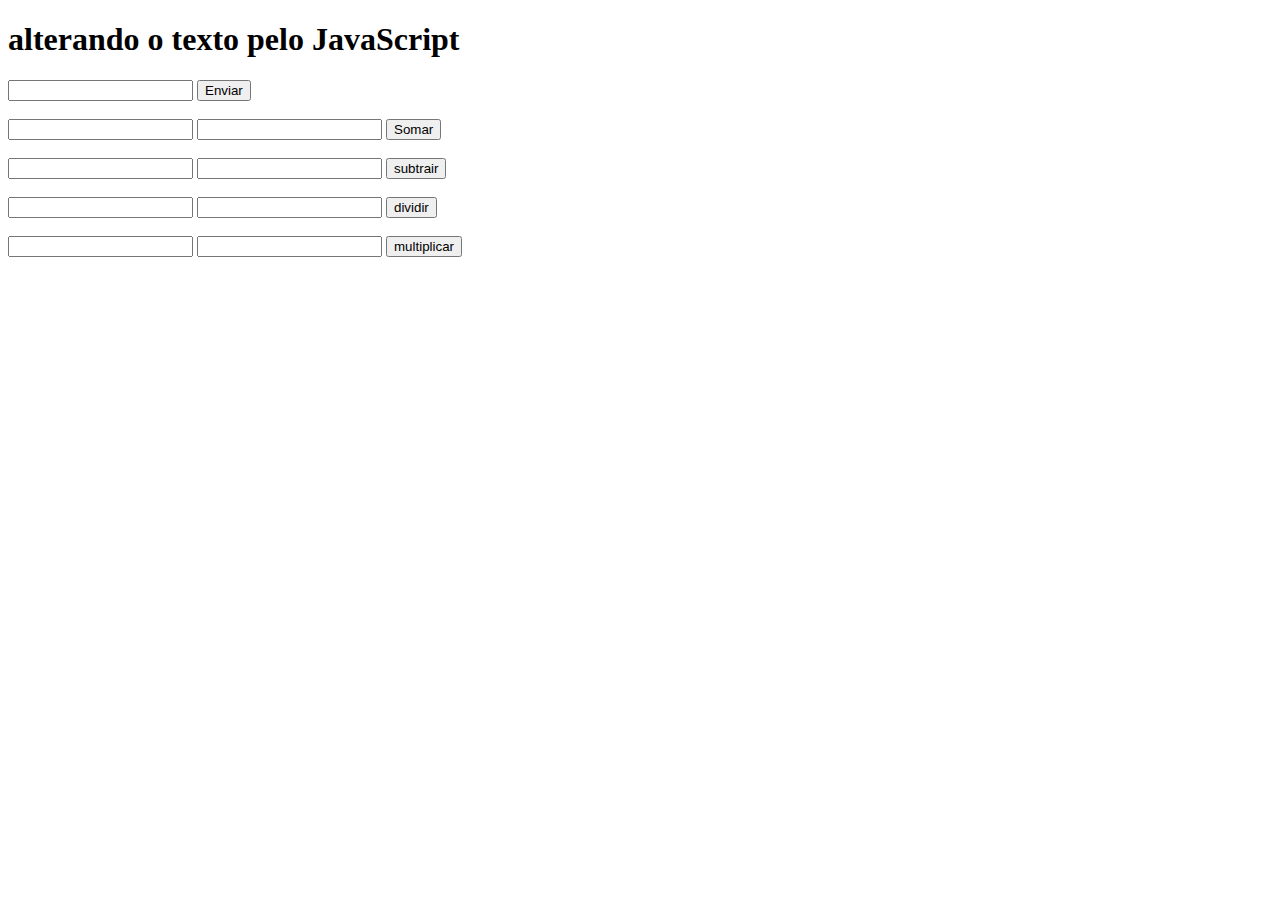
<file: 23_10_2025/index.html>
<!DOCTYPE html>
<html lang="en">
<head>
    <meta charset="UTF-8">
    <meta name="viewport" content="width=device-width, initial-scale=1.0">
    <title>Document</title>
</head>
<body>
    <h1 id="titulo">minha página HTML</h1>

    <input type="text" id="texto">
    <button onclick="sendText()">Enviar</button>

    <br>
    <br>

    <input type="text" id="n1">
    <input type="text" id="n2">
    <button onclick="somarNumeros()">Somar</button>

    <br>
    <br>

    <input type="text" id="n1">
    <input type="text" id="n2">
    <button onclick="subtrairNumeros()">subtrair</button>

    <br>
    <br>

    <input type="text" id="n1">
    <input type="text" id="n2">
    <button onclick="dividirNumeros()">dividir</button>

    <br>
    <br>

    <input type="text" id="n1">
    <input type="text" id="n2">
    <button onclick="multiplicarNumeros()">multiplicar</button>

    <script src="script.js"></script>
</body>
</html>
</file>
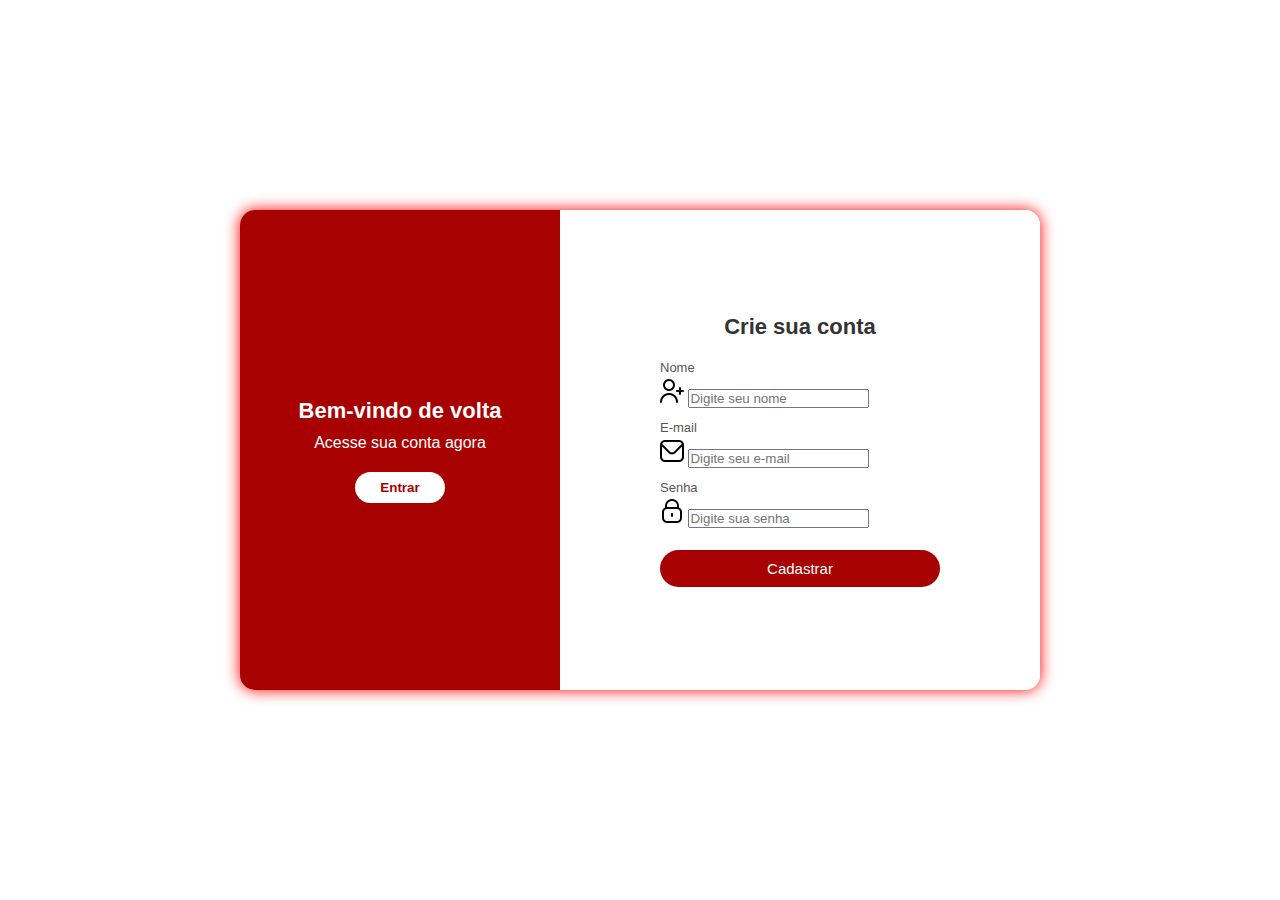
<file: inicio projeto/index.html>
<!DOCTYPE html>
<html lang="pt-BR">
<head>
  <meta charset="UTF-8">
  <meta name="viewport" content="width=device-width, initial-scale=1.0">
  <title>Página de Login e Cadastro</title>
  <link rel="stylesheet" href="style.css">
</head>
<body>
  <div class="container">

    <!-- Lado esquerdo - Login -->
    <div class="login-side">
      <h2>Bem-vindo de volta</h2>
      <p>Acesse sua conta agora</p>
      <button id="btnLogin">Entrar</button>
    </div>

    <!-- Lado direito - Cadastro -->
    <div class="register-side">
      <h2>Crie sua conta</h2>
      <form id="formCadastro">
        <div class="input-group">
            <label for="nome">Nome</label>
          <img src="./user-add def def.png" alt="">
          <input type="text" id="nome" placeholder="Digite seu nome" required>
        </div>

        <div class="input-group">
          <label for="email">E-mail</label>
          <img src="./envelope def def.png" alt="">
          <input type="email" id="email" placeholder="Digite seu e-mail" required>
        </div>

        <div class="input-group">
          <label for="senha">Senha</label>
          <img src="./lock def def.png" alt="">
          <input type="password" id="senha" placeholder="Digite sua senha" required>
        </div>

        <button type="submit">Cadastrar</button>
      </form>
    </div>
  </div>

  <script src="java.js"></script>
</body>
</html>
</file>
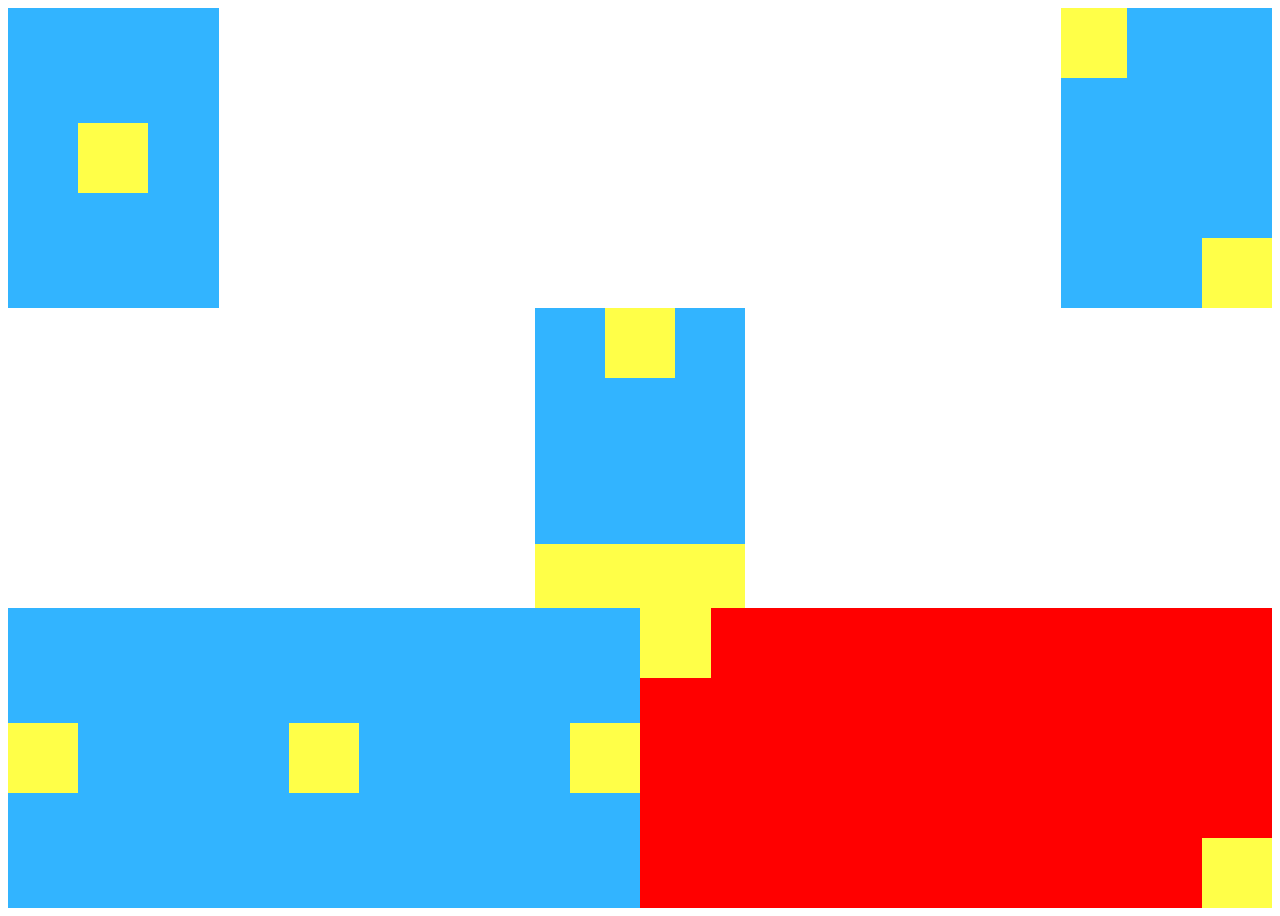
<file: Questão_8/index.htm>
<!DOCTYPE html>
<html lang="en">
<head>
    <meta charset="UTF-8">
    <meta name="viewport" content="width=device-width, initial-scale=1.0">
    <title>Document</title>
    <link rel="stylesheet" href="estilo.css">
</head>
<body>
    <div class="container">
        <div class="linha linha-1">
            <div class="flex tudo-centro quadrado-azul">
                <div class="flex amarelo-pequeno"></div>
            </div>

            <div class=" flex quadrado-azul">
                <div class="flex amarelo-pequeno parte_b"></div>
                <div class=" flex linha-final coluna-final parte_a">
                    <div class="amarelo-pequeno"></div>
                </div>

            </div>
        </div>


        <div class="linha linha-2 flex coluna-centro">

            <div class="quadrado-azul">
                <div class="flex coisa_x">
                    <div class="amarelo-1"></div>
                </div>
                <div class="flex coisa_y">
                    <div class="amarelo-1"></div>
                    <div class="amarelo-1"></div>
                    <div class="amarelo-1"></div>
            </div>

            </div>
        </div>


        <div class="linha linha-3">
                <div class="quadrado-azul-grande flex space-between coluna-meio">
                    <div class=" flex amarelo-pequeno"></div>
                    <div class="flex amarelo-pequeno"></div>
                    <div class="flex amarelo-pequeno"></div>
                </div>

                <div class="quadrado-vermelho-grande flex">
                    <div class="flex amarelo-pequeno parte_c "></div>
                <div class=" flex linha-final coluna-final parte_a">
                    <div class="amarelo-pequeno"></div>
                </div>
                </div>
            </div>
        </div>
    </div>
</body>
</html>
</file>
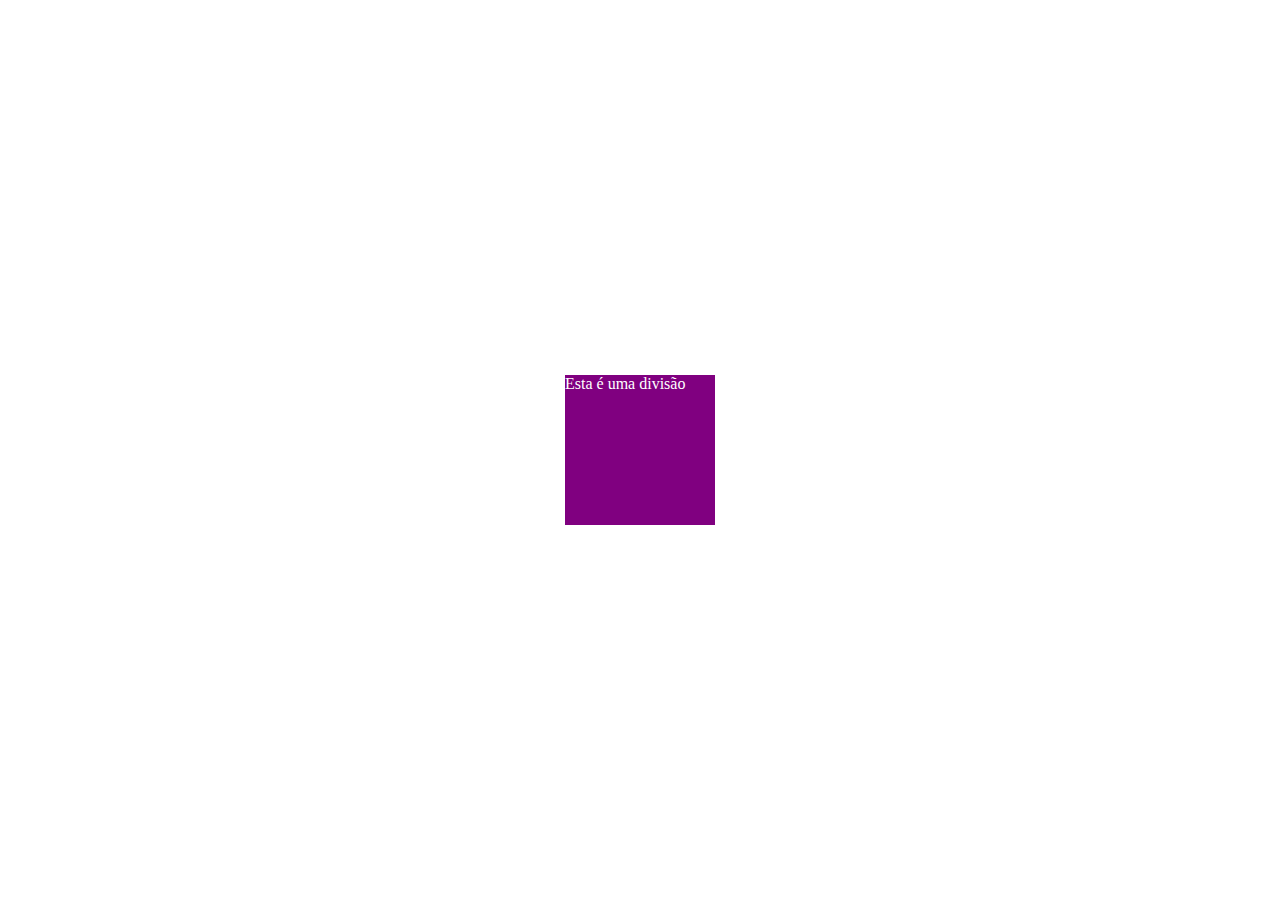
<file: retomada 01/index.html>
<!DOCTYPE html>
<html lang="en">
<head>
    <meta charset="UTF-8">
    <meta name="viewport" content="width=device-width, initial-scale=1.0">
    <title>Document</title>
    <link rel="stylesheet" href="estilo.css">
</head>
<body>
    <div class="alinhamento"> <div class="quadrado-roxo">Esta é uma divisão</div></div>
    <!-- <h1 class="cor-azul">Testando o CSS</h1>
    <h1>Outro h1</h1>
    <div class="quadrado-verde">Esta é uma divisão</div> -->
   
</body>
</html>
</file>
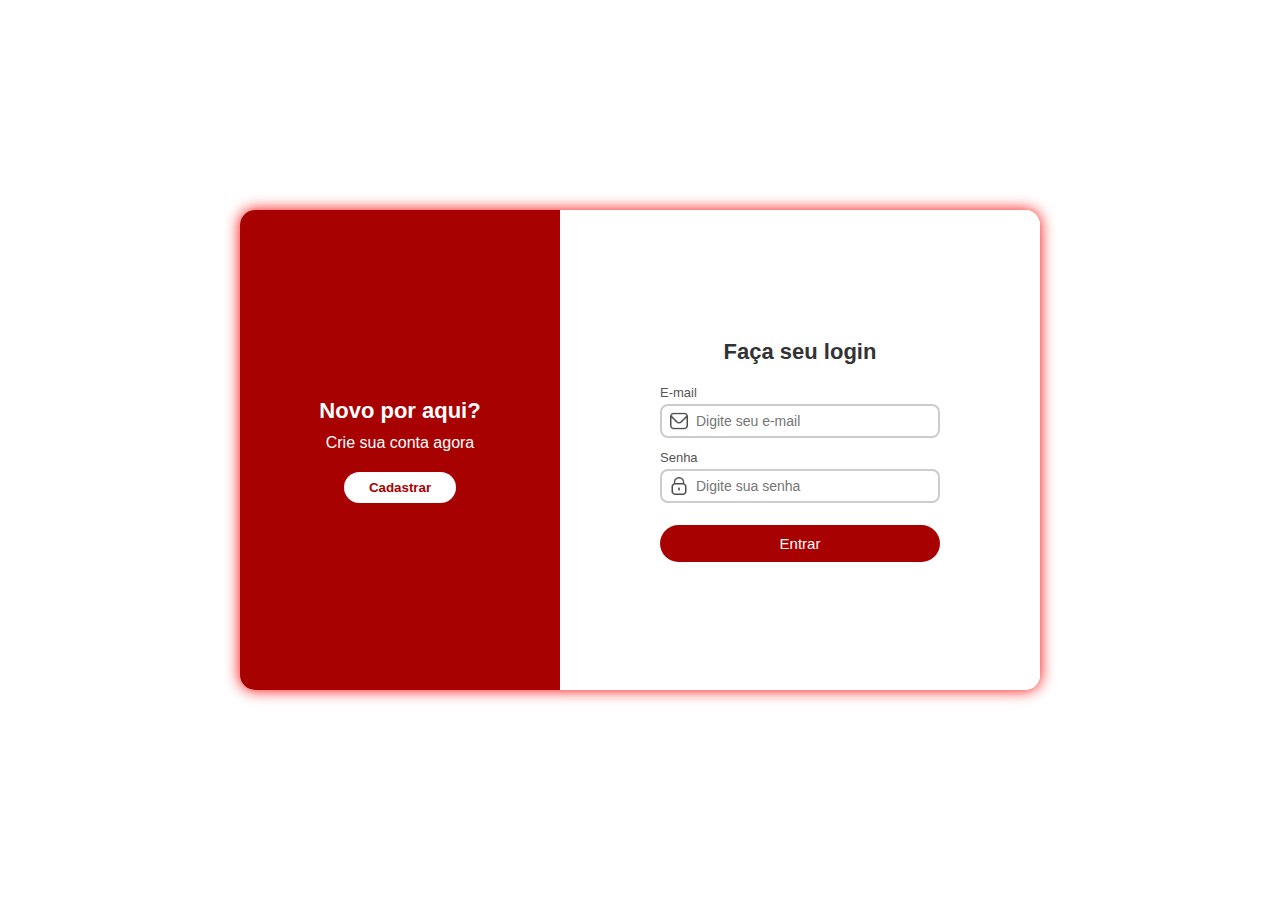
<file: inicio projeto/login.html>
<!DOCTYPE html>
<html lang="pt-BR">
<head>
  <meta charset="UTF-8">
  <meta name="viewport" content="width=device-width, initial-scale=1.0">
  <title>Login</title>
  <link rel="stylesheet" href="style.css">

  <style>
    body {
      background-image: url('https://wallpapers.com/images/hd/1920x1080-red-wallpapers-f6nvhm4pj4jzq8dx.jpg');
      background-size: cover;
      background-position: center;
      background-attachment: fixed;
      margin: 0;
      height: 100vh;
    }
  </style>
</head>
<body>
  <div class="container">

    <!-- Lado esquerdo - Cadastro -->
    <div class="login-side">
      <h2>Novo por aqui?</h2>
      <p>Crie sua conta agora</p>
      <button id="btnCadastro">Cadastrar</button>
    </div>

    <!-- Lado direito - Login -->
    <div class="register-side">
      <h2>Faça seu login</h2>
      <form id="formLogin">
        <div class="input-group">
          <label for="emailLogin">E-mail</label>
          <div class="input-box">
            <img src="./envelope def def.png" alt="">
            <input type="email" id="emailLogin" placeholder="Digite seu e-mail" required>
          </div>
        </div>

        <div class="input-group">
          <label for="senhaLogin">Senha</label>
          <div class="input-box">
            <img src="./lock def def.png" alt="">
            <input type="password" id="senhaLogin" placeholder="Digite sua senha" required>
          </div>
        </div>

        <p id="erroLogin" style="color: rgba(255, 0, 0, 0.815); font-size: 13px; text-align: center; display: none;">
          Usuário ou senha incorretos!
        </p>

        <button type="submit">Entrar</button>
      </form>
    </div>
  </div>

  <script src="java.js"></script>
</body>
</html>
</file>
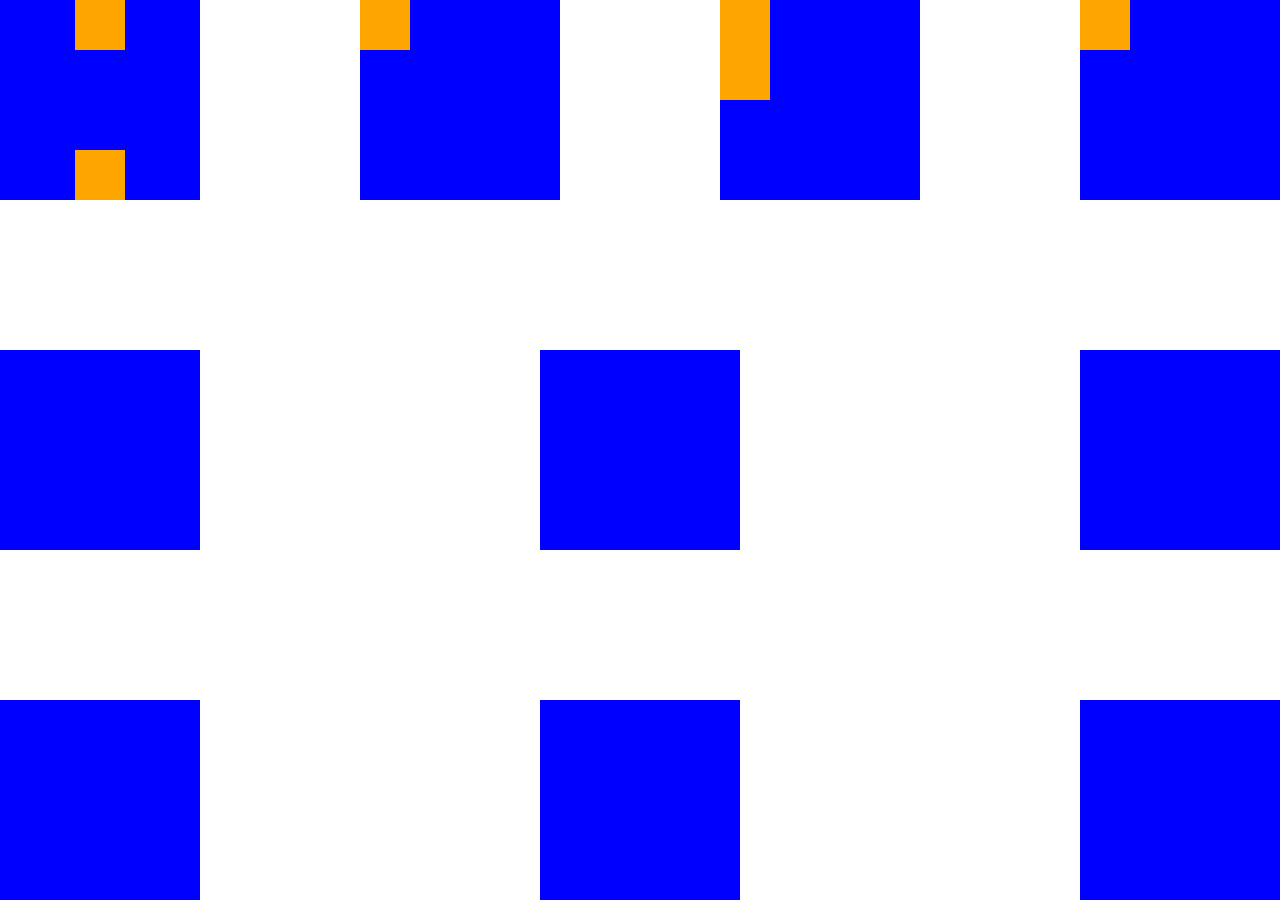
<file: retomada 01/segundoindex.html>
<!DOCTYPE html>
<html lang="en">
<head>
    <meta charset="UTF-8">
    <meta name="viewport" content="width=device-width, initial-scale=1.0">
    <title>Document</title>
    <link rel="stylesheet" href="segundoestilo.css">
</head>
<body>
<div class="container">
    <div class="linha linha-1"> <!--Linha 1-->
        <div class="quadrado-azul">
            <div class="metade flex alinha-meio">
                <div class="quadrado-laranja"></div>
            </div>
            <div class="metade flex alinha-meio alinha-coluna-final">
                <div class="quadrado-laranja"></div>
            </div>
        </div> <!--Quadrado 1 da linha 1-->
        <div class="quadrado-azul">
            <div class="quadrado-laranja"></div>
        </div> <!--Quadrado 2 da linha 1-->
        <div class="quadrado-azul">
            <div class="quadrado-laranja"></div>
            <div class="quadrado-laranja"></div>
        </div> <!--Quadrado 3 da linha 1-->
        <div class="quadrado-azul">
            <div class="quadrado-laranja"></div>
        </div> <!--Quadrado 4 da linha 1-->
    </div>

    <div class="linha linha-2"> <!--Linha 2-->
        <div class="quadrado-azul"> <!--Quadrado 1 da linha 2-->
        </div>
        <div class="quadrado-azul"> <!--Quadrado 2 da linha 2-->
        </div>
        <div class="quadrado-azul"> <!--Quadrado 3 da linha 2-->
        </div>
    </div>

    <div class="linha linha-3"> <!--Linha 3-->
        <div class="quadrado-azul"></div> <!--Quadrado 1 da linha 3-->
        <div class="quadrado-azul"></div> <!--Quadrado 2 da linha 3-->
        <div class="quadrado-azul"></div> <!--Quadrado 3 da linha 3-->
    </div>
</div>
</body>
</html>
</file>
<file: inicio projeto/style.css>
* {
  margin: 0;
  padding: 0;
  box-sizing: border-box;
  font-family: "Poppins", sans-serif;
}

body {
  height: 100vh;
  display: flex;
  align-items: center;
  justify-content: center;
}

.container {
  display: flex;
  width: 800px;
  height: 480px;
  background: #fff;
  border-radius: 15px;
  box-shadow: 0 0 15px rgb(255, 0, 0);
  overflow: hidden;
}

/* Lado esquerdo */
.login-side {
  width: 40%;
  background-color: #a80101;
  color: white;
  display: flex;
  flex-direction: column;
  align-items: center;
  justify-content: center;
  text-align: center;
  padding: 2rem;
}

.login-side h2 {
  margin-bottom: 10px;
  font-size: 22px;
}

.login-side p {
  margin-bottom: 20px;
}

.login-side button {
  padding: 8px 25px;
  border: none;
  border-radius: 25px;
  background-color: white;
  color: #a80101;
  font-weight: bold;
  cursor: pointer;
  transition: 0.3s;
}

.login-side button:hover {
  background-color: #000000;
  color: #f1f1f1;
}

/* Lado direito */
.register-side {
  width: 60%;
  display: flex;
  flex-direction: column;
  align-items: center;
  justify-content: center;
  padding: 1.5rem 2rem;
  background-color: #ffffff;
}

.register-side h2 {
  color: #333;
  margin-bottom: 20px;
  font-size: 22px;
}

form {
  width: 100%;
  max-width: 280px;
  display: flex;
  flex-direction: column;
}

.input-group {
  margin-bottom: 12px;
}

.input-group label {
  font-size: 13px;
  color: #555;
  margin-bottom: 4px;
  display: block;
}

.input-box {
  display: flex;
  align-items: center;
  border: 2px solid #ccc;
  border-radius: 8px;
  padding: 6px 8px;
  background-color: #fff;
}

.input-box img {
  width: 18px;
  margin-right: 8px;
  opacity: 0.7;
}

.input-box input {
  border: none;
  outline: none;
  width: 100%;
  font-size: 14px;
  color: #333;
}

button[type="submit"] {
  margin-top: 10px;
  background-color: #a80101;
  color: white;
  border: none;
  border-radius: 25px;
  padding: 10px;
  font-size: 15px;
  cursor: pointer;
  transition: 0.3s;
}

button[type="submit"]:hover {
  background-color: #000000;
  color: #f1f1f1;
}
</file>
<file: Questão_8/estilo.css>
.container{
    height: 100vh
}

.linha-1{
    display: flex;
    justify-content: space-between;
}

.linha-2{
    display: flex;
    align-items: center;
    justify-content: space-between;
}

.linha-3{
display: flex;
align-items: end;
}


.linha{
    height: 33.333333%;
}

.quadrado-azul{
    background-color:  rgb(50, 180, 255);
    height: 100%;
    width: 16.666665%;
}

.quadrado-azul-grande{
    background-color:  rgb(50, 180, 255);
    height: 100%;
    width: 50%
}

.quadrado-vermelho-grande{
    background-color: red;
    height: 100%;
    width: 50%
}

.amarelo-pequeno{
    height: 70px;
    width: 70px;
    background-color: rgb(255, 255, 72);
}

.amarelo-pp{
    height: 45px;
    width: 45px;
    background-color: yellow;
}


.azul-pequeno{
    height: 70px;
    width: 70px;
    background-color: rgb(50, 180, 255);
}


.metade{
    height: 50%;
}

.flex{
    display: flex;
}

.linha-meio{
    justify-content: center;
}

.linha-final{
    justify-content: end;
}

.coluna-final{
    align-items: end;
}

.meio {
    height: 100%;
}

.space-between{
    justify-content: space-between;
}

.final{
    justify-content: space-between;
    align-items: center;
}

.coluna-centro{
    flex-direction: column-reverse;
    justify-content: space-between;
}

.tudo-centro{
    justify-content: center;
    align-items: center;
}

.coluna-meio{
    align-items: center;
}

.parte_a{
    width: 100%;
}

.parte_b{
    width: 45%;
}

.amarelo-1{
    height: 70px;
    width: 70px;
    background-color:  rgb(255, 255, 72);
}

.parte_c{
    width: 80px;
}

.linha-meioo{
    justify-content: end;
}

.coisa_x{
    justify-content: center;
}

.coisa_y{
    justify-content: space-between;
    align-items: end;
    height: 78.6%;
}
</file>
<file: retomada 01/estilo.css>
/* Classe ( . ) */
/* ID     ( # ) */

/*h1{ seletor de TAG
    color: blue;
} */

*{
    margin: 0px;
    padding: 0px;
}

.cor-azul{
    color: blue;
    background-color: cyan;
    font-family: 'Lucida Sans', 'Lucida Sans Regular', 'Lucida Grande', 'Lucida Sans Unicode', Geneva, Verdana, sans-serif;
}

.quadrado-verde{
    background-color: green; /*cor de fundo*/
    color: white; /*cor do texto*/
    height: 150px; /*altura do elemento */
    width: 150px; /*largura do elemento */
    margin: 10px 0px 10px 0px; /*espaçamento externo, sentido horário*/
    padding: 30px 0px 0px 10px; /*espaçamento interno, sentido horário */
}

.quadrado-roxo{
    background-color: purple; /*cor de fundo*/
    color: white; /*cor do texto*/
    height: 150px; /*altura do elemento */
    width: 150px; /*largura do elemento */
}


.alinhamento{
    display: flex;
    justify-content: center ;
    align-items: center ;
    height: 100vh;
}
</file>
<file: retomada 01/segundoestilo.css>
*{
    margin: 0px;
    padding: 0px;
}

.container{
    height: 100vh;
}

.quadrado-azul{
    background-color: blue;
    height: 200px;
    width: 200px;
}

.linha-1{
    display: flex;
    justify-content: space-between;
}

.linha-2{
    display: flex;
    align-items: center;
    justify-content: space-between;
}

.linha-3{
    display: flex;
    justify-content: space-between;
    align-items: end;
}

.linha{
    height: 33.3333%;
}

.quadrado-laranja{
    background-color: orange;
    height: 50px;
    width: 50px;
}

.metade{
    height: 50%;
}

.flex{
    display: flex;
}

.alinha-meio{
    justify-content: center;
}

.alinha-coluna-final{
    align-items: end;
}
</file>
